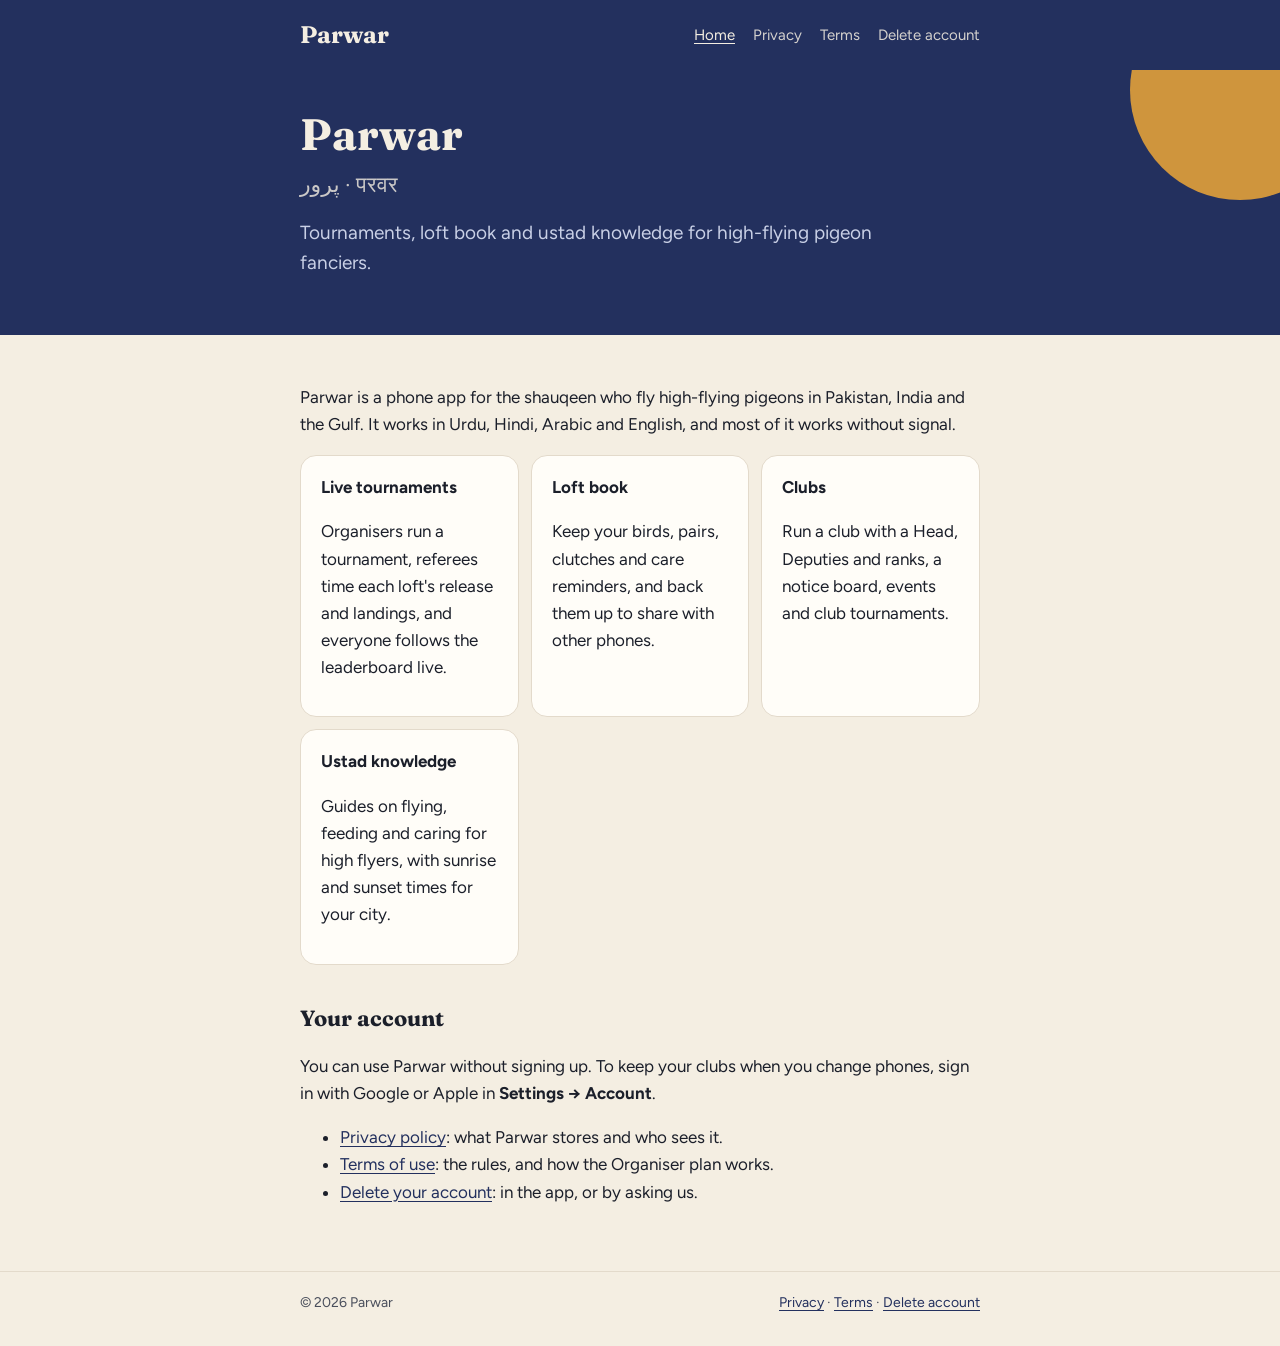
<file: index.html>
<!doctype html>
<html lang="en">
<head>
  <meta charset="utf-8">
  <meta name="viewport" content="width=device-width, initial-scale=1">
  <title>Parwar · Pigeon tournaments</title>
  <meta name="description" content="Parwar: tournaments, loft book and ustad knowledge for high-flying pigeon fanciers in Pakistan, India and the Gulf.">
  <link rel="preconnect" href="https://fonts.googleapis.com">
  <link rel="preconnect" href="https://fonts.gstatic.com" crossorigin>
  <link href="https://fonts.googleapis.com/css2?family=Figtree:wght@400;700&family=Fraunces:wght@700&display=swap" rel="stylesheet">
  <link rel="stylesheet" href="style.css">
</head>
<body>
  <header class="site">
    <div class="wrap">
      <a class="brand" href="./">Parwar</a>
      <nav class="site">
        <a href="./" aria-current="page">Home</a>
        <a href="privacy.html">Privacy</a>
        <a href="terms.html">Terms</a>
        <a href="delete-account.html">Delete account</a>
      </nav>
    </div>
  </header>

  <section class="hero">
    <div class="sun" aria-hidden="true"></div>
    <div class="wrap">
      <h1>Parwar</h1>
      <p class="scripts" lang="ur">پرور · <span lang="hi">परवर</span></p>
      <p class="lead">Tournaments, loft book and ustad knowledge for high-flying pigeon fanciers.</p>
    </div>
  </section>

  <main>
    <div class="wrap">
      <p>Parwar is a phone app for the shauqeen who fly high-flying pigeons in Pakistan, India and the Gulf. It works in
        Urdu, Hindi, Arabic and English, and most of it works without signal.</p>

      <div class="grid">
        <div class="card">
          <h3>Live tournaments</h3>
          <p>Organisers run a tournament, referees time each loft's release and landings, and everyone follows the leaderboard live.</p>
        </div>
        <div class="card">
          <h3>Loft book</h3>
          <p>Keep your birds, pairs, clutches and care reminders, and back them up to share with other phones.</p>
        </div>
        <div class="card">
          <h3>Clubs</h3>
          <p>Run a club with a Head, Deputies and ranks, a notice board, events and club tournaments.</p>
        </div>
        <div class="card">
          <h3>Ustad knowledge</h3>
          <p>Guides on flying, feeding and caring for high flyers, with sunrise and sunset times for your city.</p>
        </div>
      </div>

      <h2>Your account</h2>
      <p>You can use Parwar without signing up. To keep your clubs when you change phones, sign in with Google or Apple
        in <strong>Settings → Account</strong>.</p>
      <ul>
        <li><a href="privacy.html">Privacy policy</a>: what Parwar stores and who sees it.</li>
        <li><a href="terms.html">Terms of use</a>: the rules, and how the Organiser plan works.</li>
        <li><a href="delete-account.html">Delete your account</a>: in the app, or by asking us.</li>
      </ul>
    </div>
  </main>

  <footer class="site">
    <div class="wrap">
      <span>© 2026 Parwar</span>
      <span><a href="privacy.html">Privacy</a> · <a href="terms.html">Terms</a> · <a href="delete-account.html">Delete account</a></span>
    </div>
  </footer>
</body>
</html>
</file>
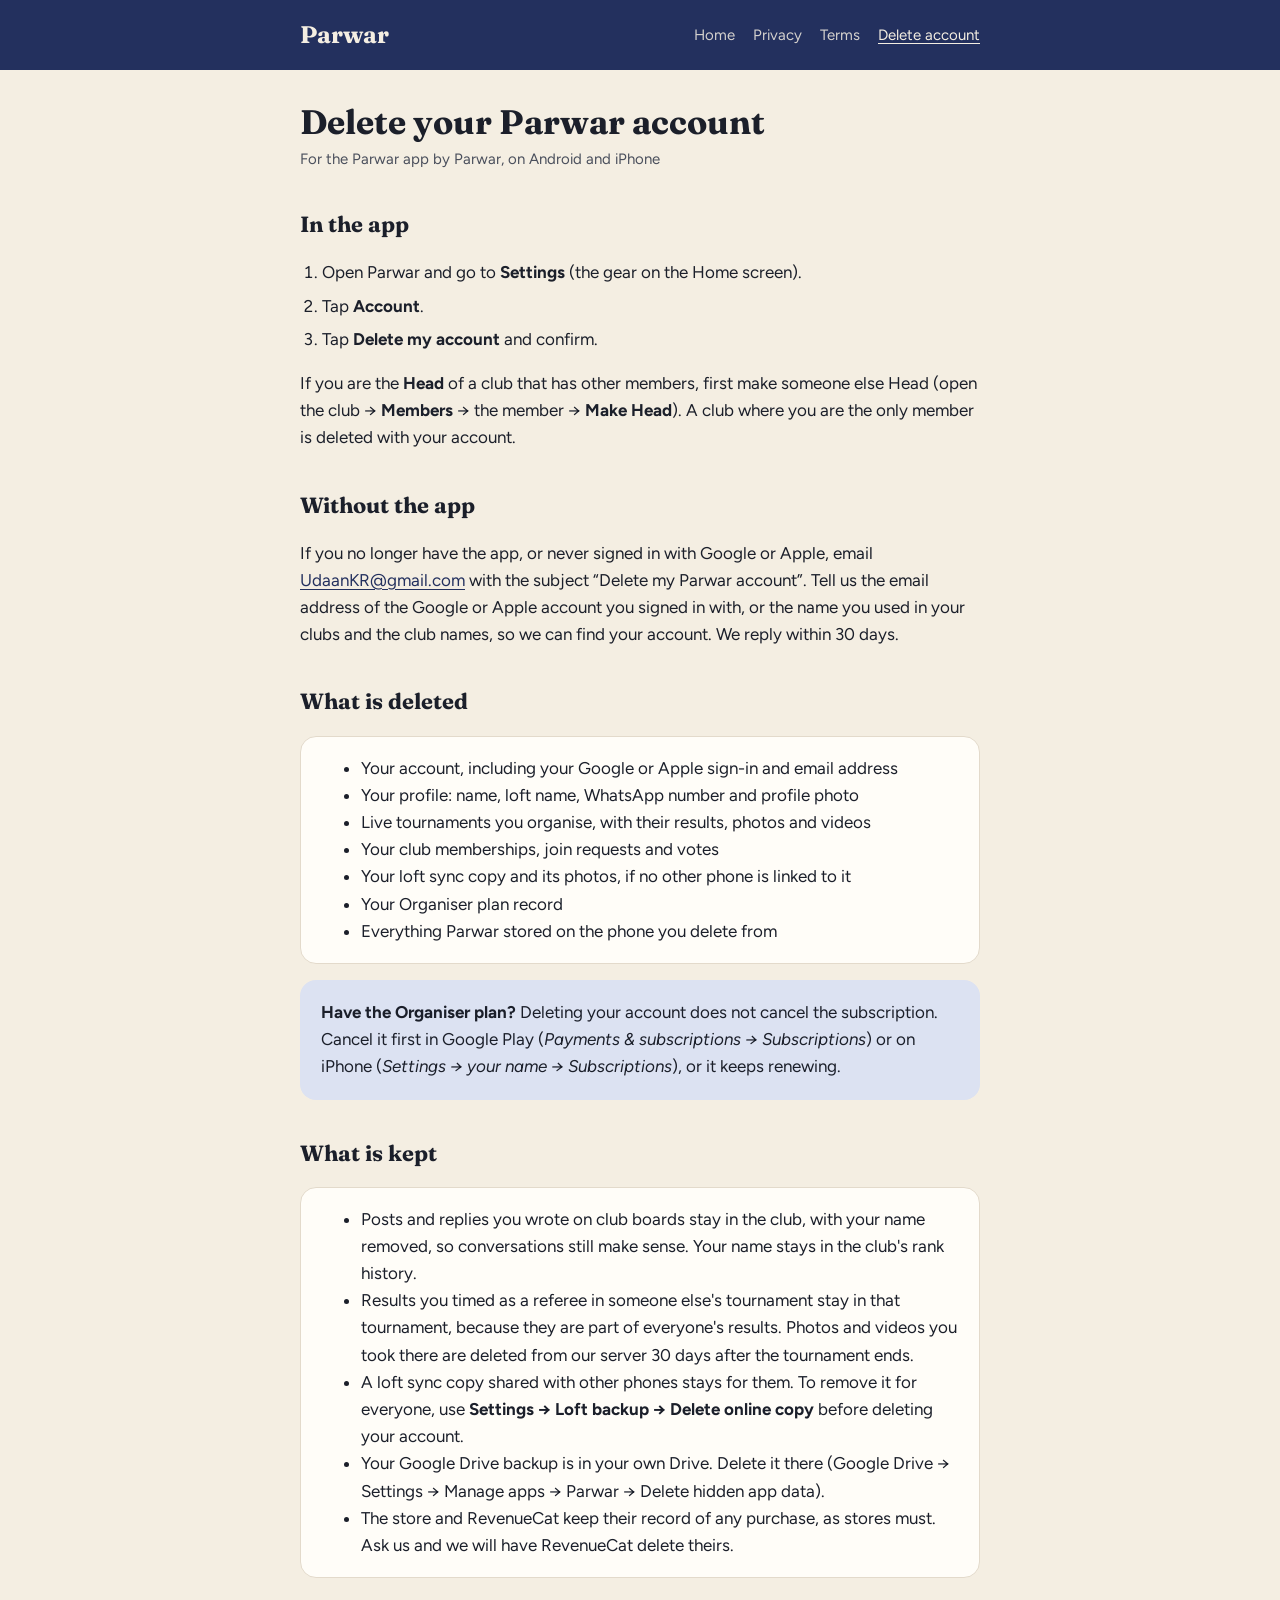
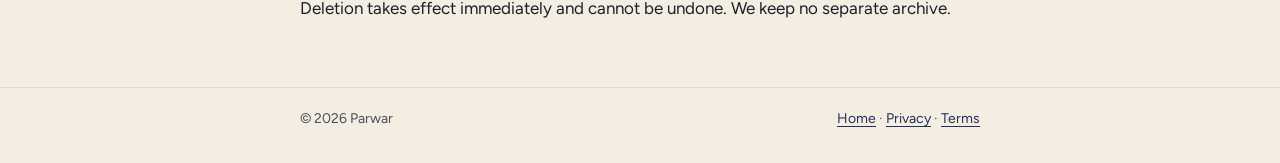
<file: delete-account.html>
<!doctype html>
<html lang="en">
<head>
  <meta charset="utf-8">
  <meta name="viewport" content="width=device-width, initial-scale=1">
  <title>Delete Parwar Account</title>
  <meta name="description" content="How to delete your Parwar account and its data, in the app or by asking us.">
  <link rel="preconnect" href="https://fonts.googleapis.com">
  <link rel="preconnect" href="https://fonts.gstatic.com" crossorigin>
  <link href="https://fonts.googleapis.com/css2?family=Figtree:wght@400;700&family=Fraunces:wght@700&display=swap" rel="stylesheet">
  <link rel="stylesheet" href="style.css">
</head>
<body>
  <header class="site">
    <div class="wrap">
      <a class="brand" href="./">Parwar</a>
      <nav class="site">
        <a href="./">Home</a>
        <a href="privacy.html">Privacy</a>
        <a href="terms.html">Terms</a>
        <a href="delete-account.html" aria-current="page">Delete account</a>
      </nav>
    </div>
  </header>

  <main>
    <div class="wrap">
      <h1>Delete your Parwar account</h1>
      <p class="meta">For the Parwar app by Parwar, on Android and iPhone</p>

      <h2>In the app</h2>
      <ol class="steps">
        <li>Open Parwar and go to <strong>Settings</strong> (the gear on the Home screen).</li>
        <li>Tap <strong>Account</strong>.</li>
        <li>Tap <strong>Delete my account</strong> and confirm.</li>
      </ol>
      <p>If you are the <strong>Head</strong> of a club that has other members, first make someone else Head (open the
        club → <strong>Members</strong> → the member → <strong>Make Head</strong>). A club where you are the only member is deleted with your account.</p>

      <h2>Without the app</h2>
      <p>If you no longer have the app, or never signed in with Google or Apple, email
        <a href="mailto:UdaanKR@gmail.com?subject=Delete%20my%20Parwar%20account">UdaanKR@gmail.com</a> with the subject
        “Delete my Parwar account”. Tell us the email address of the Google or Apple account you signed in with, or
        the name you used in your clubs and the club names, so we can find your account. We reply within 30 days.</p>

      <h2>What is deleted</h2>
      <div class="card">
        <ul style="margin:0">
          <li>Your account, including your Google or Apple sign-in and email address</li>
          <li>Your profile: name, loft name, WhatsApp number and profile photo</li>
          <li>Live tournaments you organise, with their results, photos and videos</li>
          <li>Your club memberships, join requests and votes</li>
          <li>Your loft sync copy and its photos, if no other phone is linked to it</li>
          <li>Your Organiser plan record</li>
          <li>Everything Parwar stored on the phone you delete from</li>
        </ul>
      </div>

      <div class="card note">
        <p style="margin:0"><strong>Have the Organiser plan?</strong> Deleting your account does not cancel the
          subscription. Cancel it first in Google Play (<em>Payments &amp; subscriptions → Subscriptions</em>) or on
          iPhone (<em>Settings → your name → Subscriptions</em>), or it keeps renewing.</p>
      </div>

      <h2>What is kept</h2>
      <div class="card">
        <ul style="margin:0">
          <li>Posts and replies you wrote on club boards stay in the club, with your name removed, so conversations
            still make sense. Your name stays in the club's rank history.</li>
          <li>Results you timed as a referee in someone else's tournament stay in that tournament, because they are
            part of everyone's results. Photos and videos you took there are deleted from our server 30 days after the
            tournament ends.</li>
          <li>A loft sync copy shared with other phones stays for them. To remove it for everyone, use
            <strong>Settings → Loft backup → Delete online copy</strong> before deleting your account.</li>
          <li>Your Google Drive backup is in your own Drive. Delete it there (Google Drive → Settings → Manage apps →
            Parwar → Delete hidden app data).</li>
          <li>The store and RevenueCat keep their record of any purchase, as stores must. Ask us and we will have
            RevenueCat delete theirs.</li>
        </ul>
      </div>
      <p>Deletion takes effect immediately and cannot be undone. We keep no separate archive.</p>
    </div>
  </main>

  <footer class="site">
    <div class="wrap">
      <span>© 2026 Parwar</span>
      <span><a href="./">Home</a> · <a href="privacy.html">Privacy</a> · <a href="terms.html">Terms</a></span>
    </div>
  </footer>
</body>
</html>
</file>
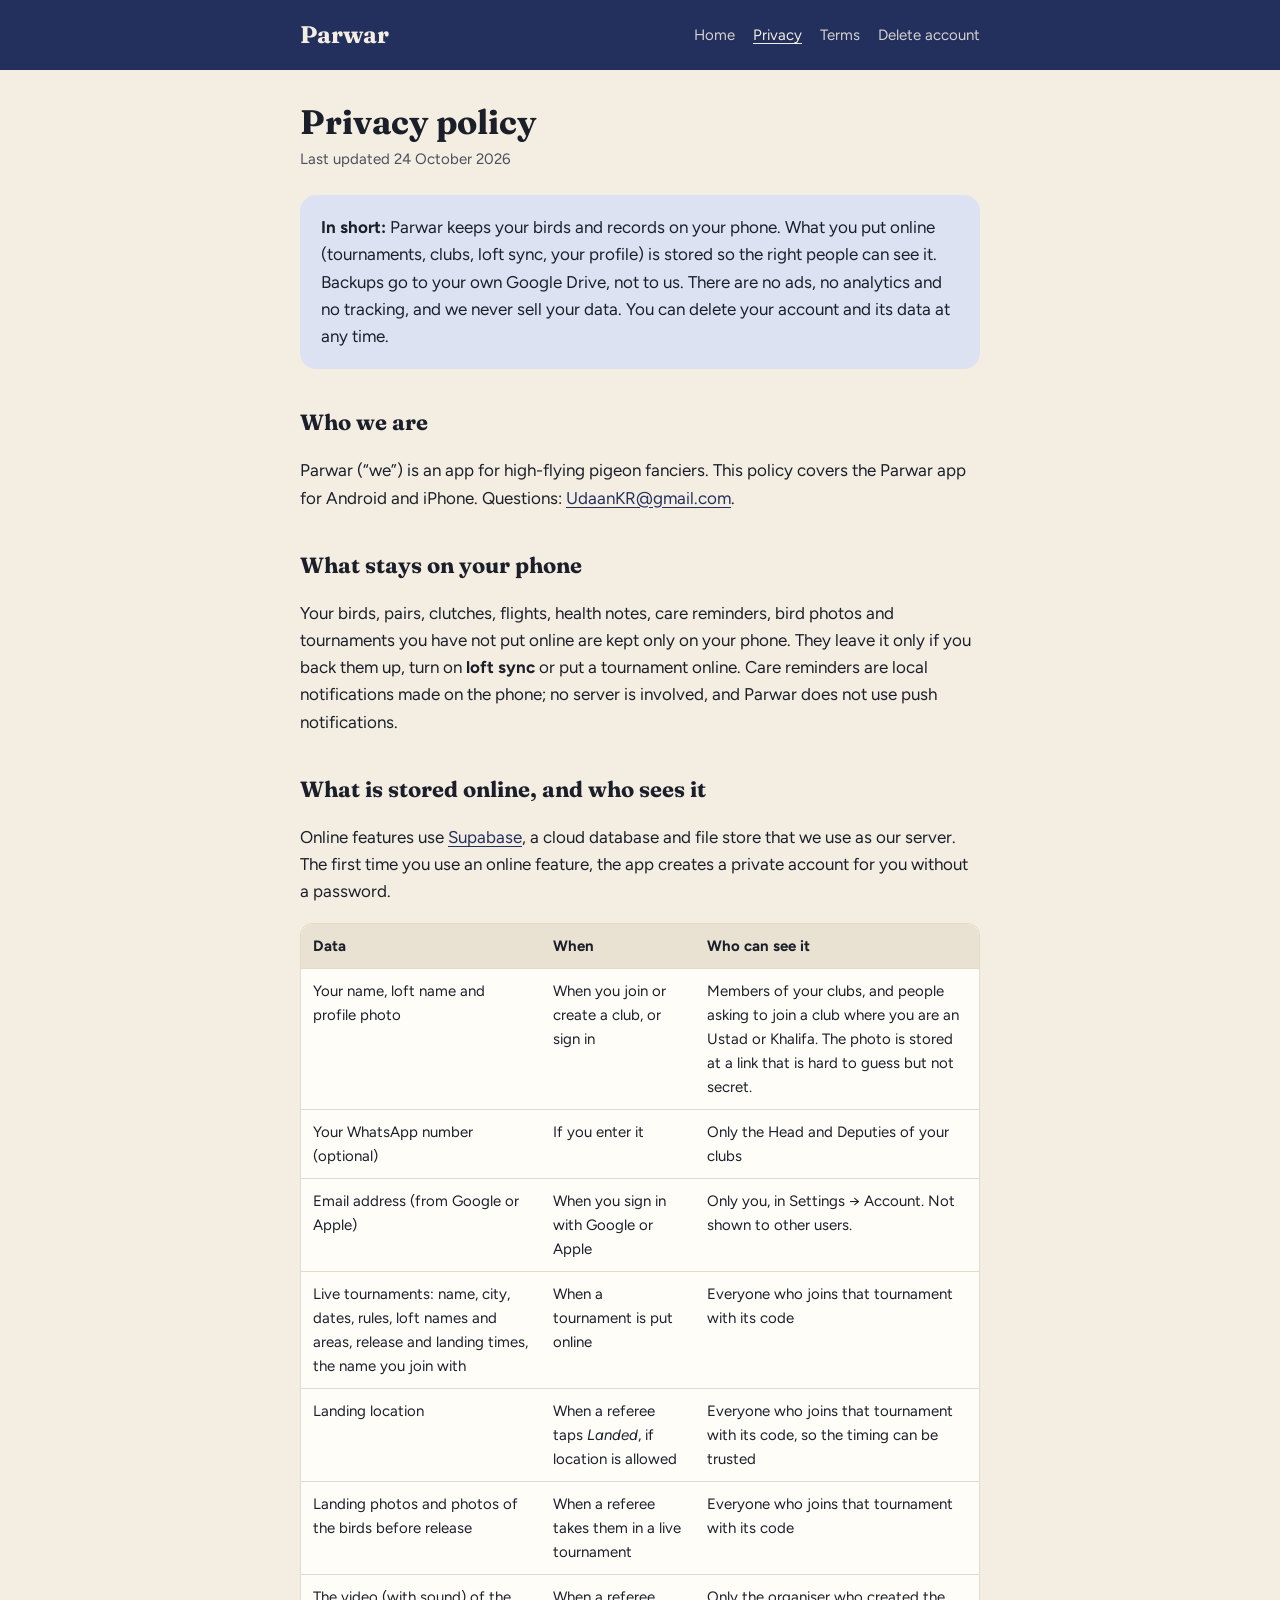
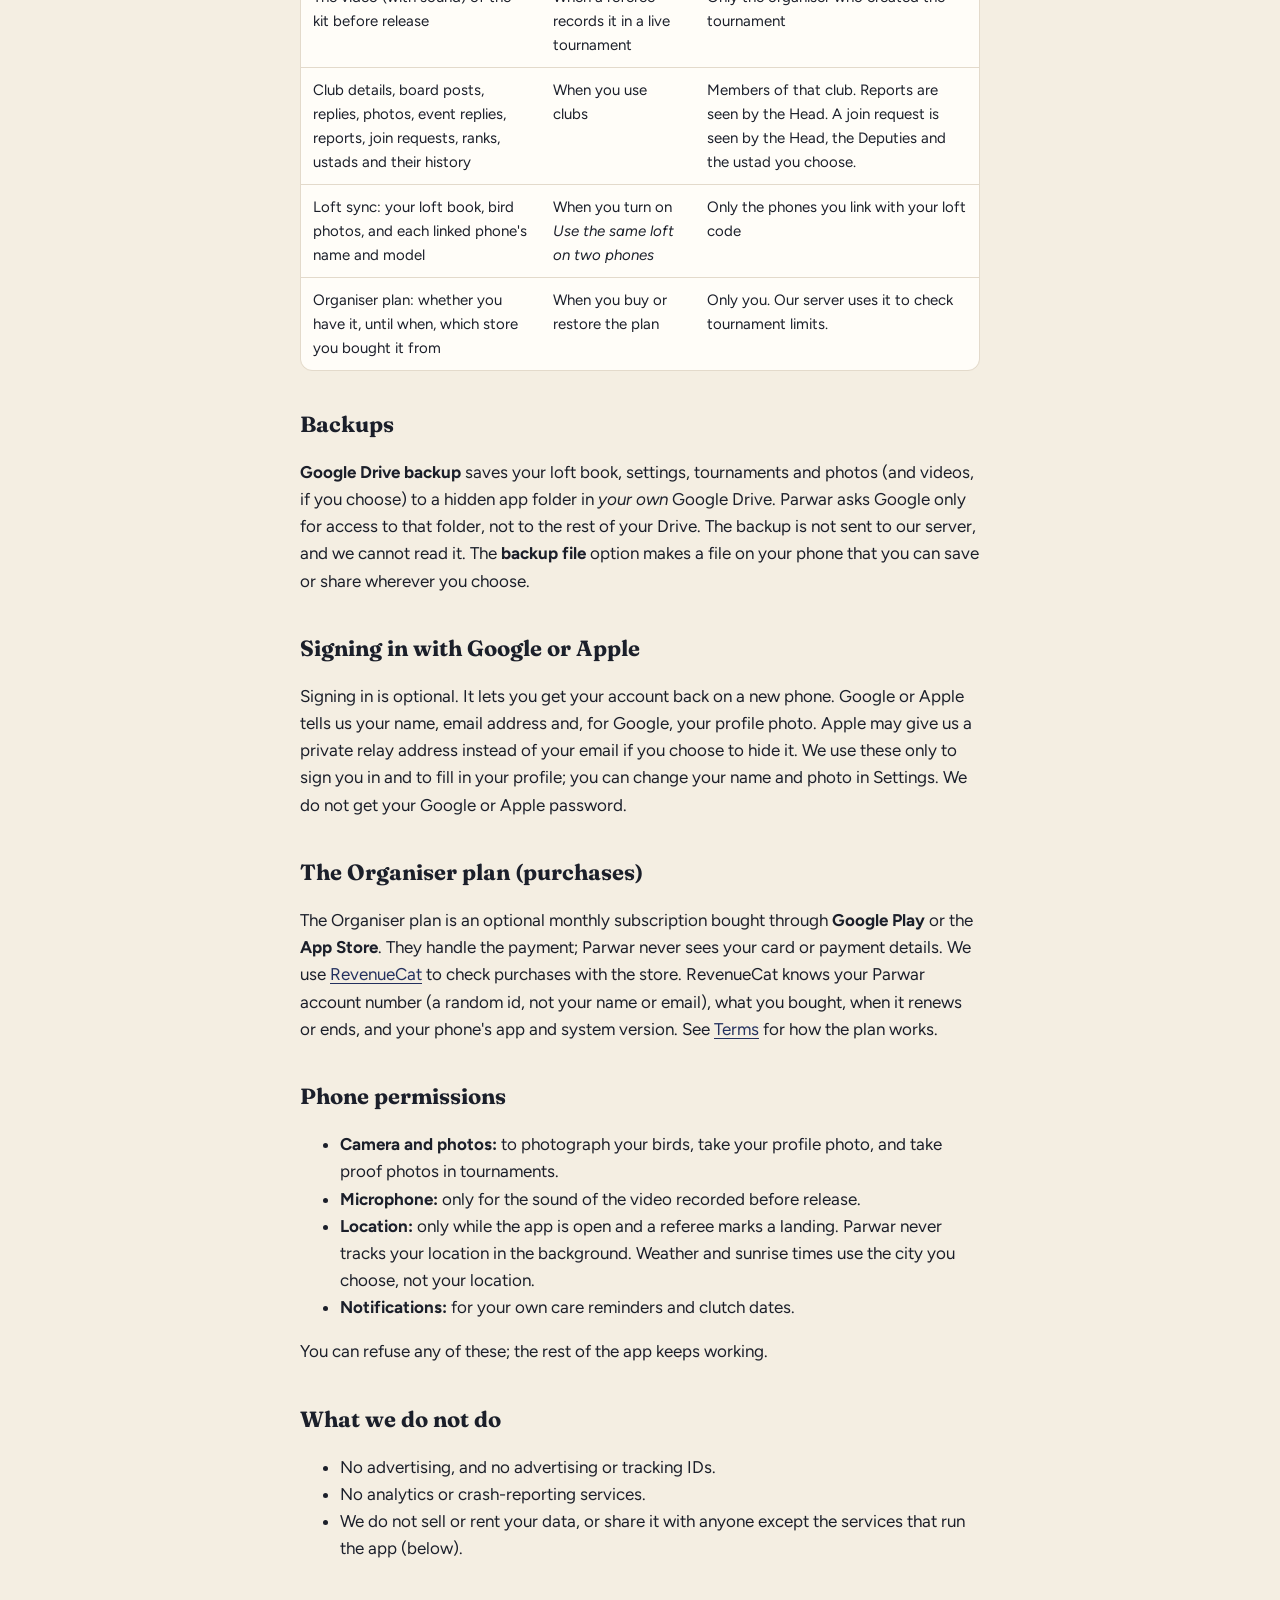
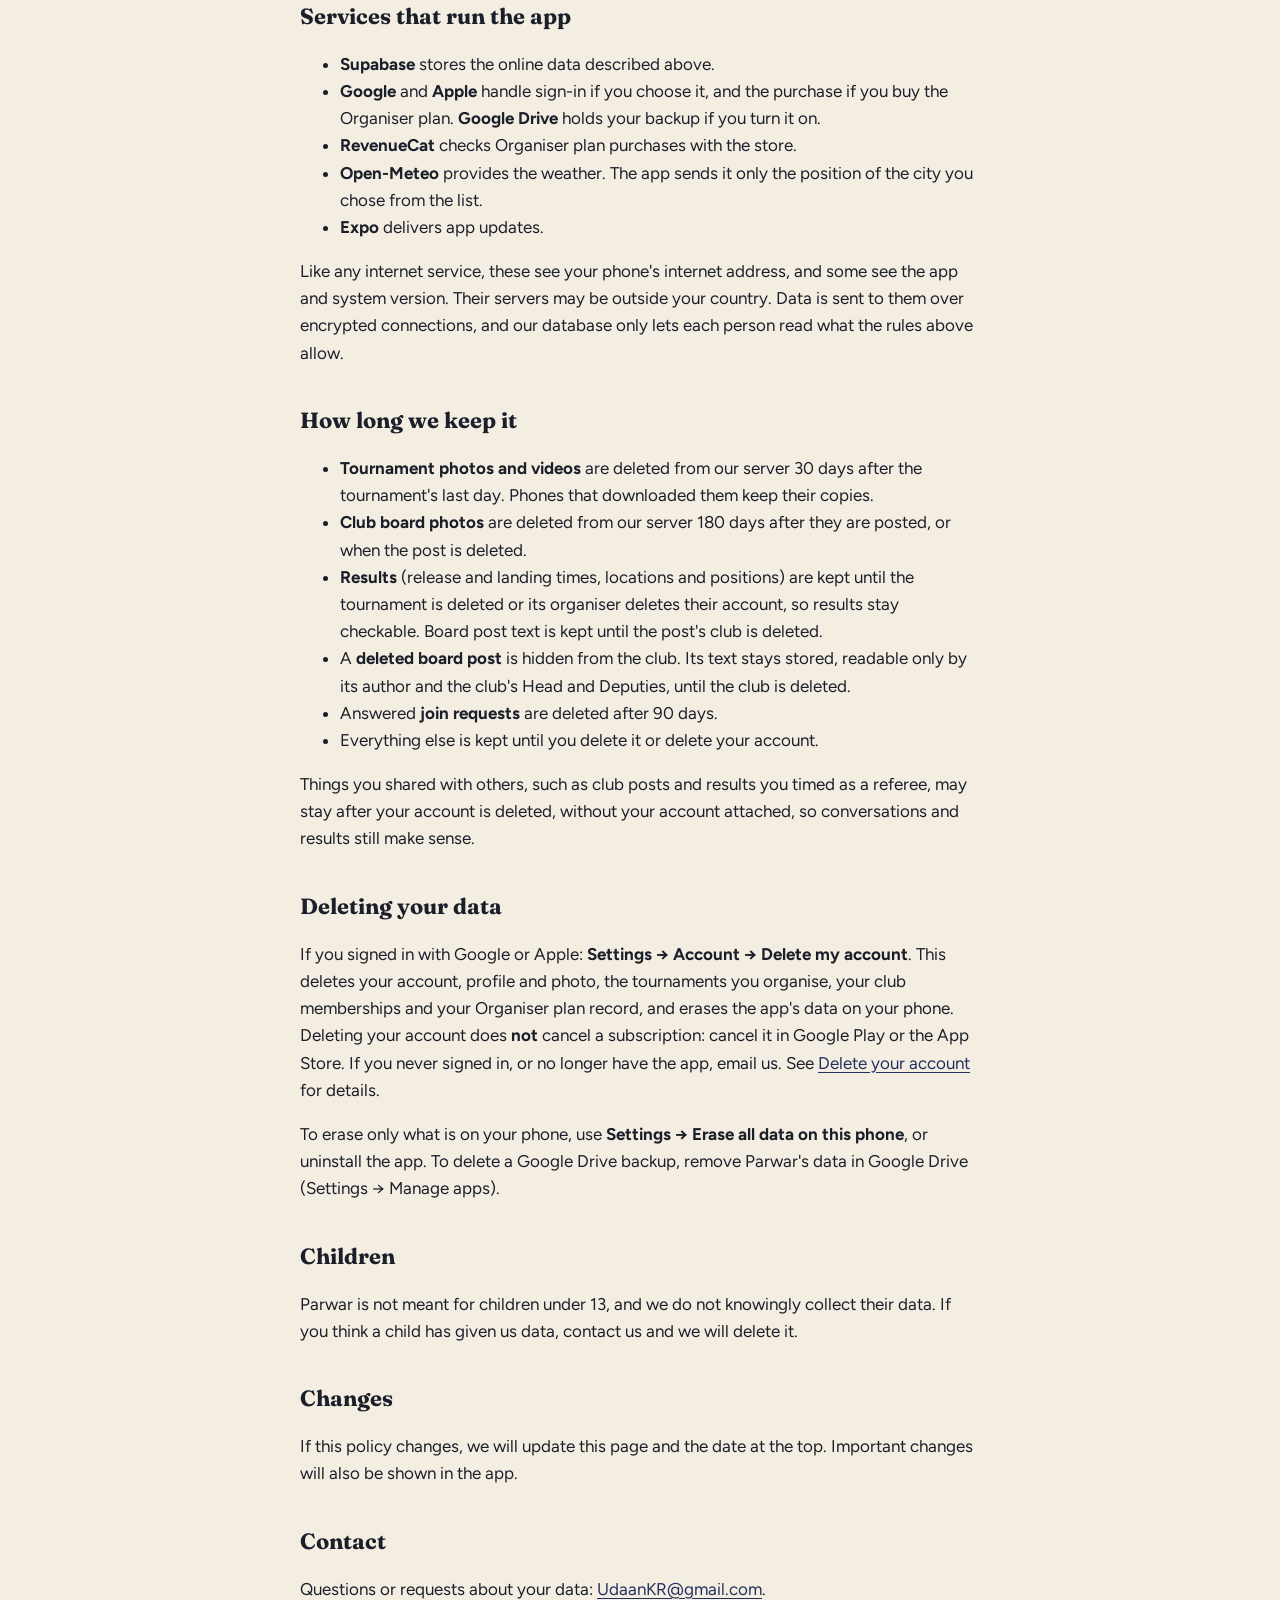
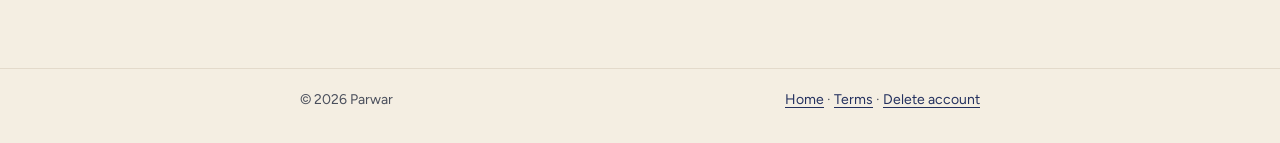
<file: privacy.html>
<!doctype html>
<html lang="en">
<head>
  <meta charset="utf-8">
  <meta name="viewport" content="width=device-width, initial-scale=1">
  <title>Parwar Privacy Policy</title>
  <meta name="description" content="What the Parwar app stores, who can see it, and how to delete it.">
  <link rel="preconnect" href="https://fonts.googleapis.com">
  <link rel="preconnect" href="https://fonts.gstatic.com" crossorigin>
  <link href="https://fonts.googleapis.com/css2?family=Figtree:wght@400;700&family=Fraunces:wght@700&display=swap" rel="stylesheet">
  <link rel="stylesheet" href="style.css">
</head>
<body>
  <header class="site">
    <div class="wrap">
      <a class="brand" href="./">Parwar</a>
      <nav class="site">
        <a href="./">Home</a>
        <a href="privacy.html" aria-current="page">Privacy</a>
        <a href="terms.html">Terms</a>
        <a href="delete-account.html">Delete account</a>
      </nav>
    </div>
  </header>

  <main>
    <div class="wrap">
      <h1>Privacy policy</h1>
      <p class="meta">Last updated 24 October 2026</p>

      <div class="card note">
        <p style="margin:0"><strong>In short:</strong> Parwar keeps your birds and records on your phone. What you put
          online (tournaments, clubs, loft sync, your profile) is stored so the right people can see it. Backups go to
          your own Google Drive, not to us. There are no ads, no analytics and no tracking, and we never sell your data.
          You can delete your account and its data at any time.</p>
      </div>

      <h2>Who we are</h2>
      <p>Parwar (“we”) is an app for high-flying pigeon fanciers. This policy covers the Parwar app for Android and
        iPhone. Questions: <a href="mailto:UdaanKR@gmail.com">UdaanKR@gmail.com</a>.</p>

      <h2>What stays on your phone</h2>
      <p>Your birds, pairs, clutches, flights, health notes, care reminders, bird photos and tournaments you have not
        put online are kept only on your phone. They leave it only if you back them up, turn on <strong>loft
        sync</strong> or put a tournament online. Care reminders are local notifications made on the phone; no server
        is involved, and Parwar does not use push notifications.</p>

      <h2>What is stored online, and who sees it</h2>
      <p>Online features use <a href="https://supabase.com">Supabase</a>, a cloud database and file store that we
        use as our server. The first time you use an online feature, the app creates a private account for you without
        a password.</p>

      <div class="table-scroll">
        <table>
          <thead>
            <tr><th>Data</th><th>When</th><th>Who can see it</th></tr>
          </thead>
          <tbody>
            <tr>
              <td>Your name, loft name and profile photo</td>
              <td>When you join or create a club, or sign in</td>
              <td>Members of your clubs, and people asking to join a club where you are an Ustad or Khalifa. The photo
                is stored at a link that is hard to guess but not secret.</td>
            </tr>
            <tr>
              <td>Your WhatsApp number (optional)</td>
              <td>If you enter it</td>
              <td>Only the Head and Deputies of your clubs</td>
            </tr>
            <tr>
              <td>Email address (from Google or Apple)</td>
              <td>When you sign in with Google or Apple</td>
              <td>Only you, in Settings → Account. Not shown to other users.</td>
            </tr>
            <tr>
              <td>Live tournaments: name, city, dates, rules, loft names and areas, release and landing times, the
                name you join with</td>
              <td>When a tournament is put online</td>
              <td>Everyone who joins that tournament with its code</td>
            </tr>
            <tr>
              <td>Landing location</td>
              <td>When a referee taps <em>Landed</em>, if location is allowed</td>
              <td>Everyone who joins that tournament with its code, so the timing can be trusted</td>
            </tr>
            <tr>
              <td>Landing photos and photos of the birds before release</td>
              <td>When a referee takes them in a live tournament</td>
              <td>Everyone who joins that tournament with its code</td>
            </tr>
            <tr>
              <td>The video (with sound) of the kit before release</td>
              <td>When a referee records it in a live tournament</td>
              <td>Only the organiser who created the tournament</td>
            </tr>
            <tr>
              <td>Club details, board posts, replies, photos, event replies, reports, join requests, ranks, ustads and
                their history</td>
              <td>When you use clubs</td>
              <td>Members of that club. Reports are seen by the Head. A join request is seen by the Head, the Deputies
                and the ustad you choose.</td>
            </tr>
            <tr>
              <td>Loft sync: your loft book, bird photos, and each linked phone's name and model</td>
              <td>When you turn on <em>Use the same loft on two phones</em></td>
              <td>Only the phones you link with your loft code</td>
            </tr>
            <tr>
              <td>Organiser plan: whether you have it, until when, which store you bought it from</td>
              <td>When you buy or restore the plan</td>
              <td>Only you. Our server uses it to check tournament limits.</td>
            </tr>
          </tbody>
        </table>
      </div>

      <h2>Backups</h2>
      <p><strong>Google Drive backup</strong> saves your loft book, settings, tournaments and photos (and videos, if you
        choose) to a hidden app folder in <em>your own</em> Google Drive. Parwar asks Google only for access to that
        folder, not to the rest of your Drive. The backup is not sent to our server, and we cannot read it. The
        <strong>backup file</strong> option makes a file on your phone that you can save or share wherever you choose.
      </p>

      <h2>Signing in with Google or Apple</h2>
      <p>Signing in is optional. It lets you get your account back on a new phone. Google or Apple tells us your name,
        email address and, for Google, your profile photo. Apple may give us a private relay address instead of your
        email if you choose to hide it. We use these only to sign you in and to fill in your profile; you can change
        your name and photo in Settings. We do not get your Google or Apple password.</p>

      <h2>The Organiser plan (purchases)</h2>
      <p>The Organiser plan is an optional monthly subscription bought through <strong>Google Play</strong> or the
        <strong>App Store</strong>. They handle the payment; Parwar never sees your card or payment details. We use
        <a href="https://www.revenuecat.com">RevenueCat</a> to check purchases with the store. RevenueCat knows your
        Parwar account number (a random id, not your name or email), what you bought, when it renews or ends, and your
        phone's app and system version. See <a href="terms.html">Terms</a> for how the plan works.</p>

      <h2>Phone permissions</h2>
      <ul>
        <li><strong>Camera and photos:</strong> to photograph your birds, take your profile photo, and take proof
          photos in tournaments.</li>
        <li><strong>Microphone:</strong> only for the sound of the video recorded before release.</li>
        <li><strong>Location:</strong> only while the app is open and a referee marks a landing. Parwar never tracks
          your location in the background. Weather and sunrise times use the city you choose, not your location.</li>
        <li><strong>Notifications:</strong> for your own care reminders and clutch dates.</li>
      </ul>
      <p>You can refuse any of these; the rest of the app keeps working.</p>

      <h2>What we do not do</h2>
      <ul>
        <li>No advertising, and no advertising or tracking IDs.</li>
        <li>No analytics or crash-reporting services.</li>
        <li>We do not sell or rent your data, or share it with anyone except the services that run the app (below).</li>
      </ul>

      <h2>Services that run the app</h2>
      <ul>
        <li><strong>Supabase</strong> stores the online data described above.</li>
        <li><strong>Google</strong> and <strong>Apple</strong> handle sign-in if you choose it, and the purchase if you
          buy the Organiser plan. <strong>Google Drive</strong> holds your backup if you turn it on.</li>
        <li><strong>RevenueCat</strong> checks Organiser plan purchases with the store.</li>
        <li><strong>Open-Meteo</strong> provides the weather. The app sends it only the position of the city you chose
          from the list.</li>
        <li><strong>Expo</strong> delivers app updates.</li>
      </ul>
      <p>Like any internet service, these see your phone's internet address, and some see the app and system version.
        Their servers may be outside your country. Data is sent to them over encrypted connections, and our database
        only lets each person read what the rules above allow.</p>

      <h2>How long we keep it</h2>
      <ul>
        <li><strong>Tournament photos and videos</strong> are deleted from our server 30 days after the tournament's
          last day. Phones that downloaded them keep their copies.</li>
        <li><strong>Club board photos</strong> are deleted from our server 180 days after they are posted, or when the
          post is deleted.</li>
        <li><strong>Results</strong> (release and landing times, locations and positions) are kept until the
          tournament is deleted or its organiser deletes their account, so results stay checkable. Board post text is
          kept until the post's club is deleted.</li>
        <li>A <strong>deleted board post</strong> is hidden from the club. Its text stays stored, readable only by its
          author and the club's Head and Deputies, until the club is deleted.</li>
        <li>Answered <strong>join requests</strong> are deleted after 90 days.</li>
        <li>Everything else is kept until you delete it or delete your account.</li>
      </ul>
      <p>Things you shared with others, such as club posts and results you timed as a referee, may stay after your
        account is deleted, without your account attached, so conversations and results still make sense.</p>

      <h2>Deleting your data</h2>
      <p>If you signed in with Google or Apple: <strong>Settings → Account → Delete my account</strong>. This deletes
        your account, profile and photo, the tournaments you organise, your club memberships and your Organiser plan
        record, and erases the app's data on your phone. Deleting your account does <strong>not</strong> cancel a
        subscription: cancel it in Google Play or the App Store. If you never signed in, or no longer have the app,
        email us. See <a href="delete-account.html">Delete your account</a> for details.</p>
      <p>To erase only what is on your phone, use <strong>Settings → Erase all data on this phone</strong>, or
        uninstall the app. To delete a Google Drive backup, remove Parwar's data in Google Drive (Settings → Manage
        apps).</p>

      <h2>Children</h2>
      <p>Parwar is not meant for children under 13, and we do not knowingly collect their data. If you think a child
        has given us data, contact us and we will delete it.</p>

      <h2>Changes</h2>
      <p>If this policy changes, we will update this page and the date at the top. Important changes will also be
        shown in the app.</p>

      <h2>Contact</h2>
      <p>Questions or requests about your data: <a href="mailto:UdaanKR@gmail.com">UdaanKR@gmail.com</a>.</p>
    </div>
  </main>

  <footer class="site">
    <div class="wrap">
      <span>© 2026 Parwar</span>
      <span><a href="./">Home</a> · <a href="terms.html">Terms</a> · <a href="delete-account.html">Delete account</a></span>
    </div>
  </footer>
</body>
</html>
</file>
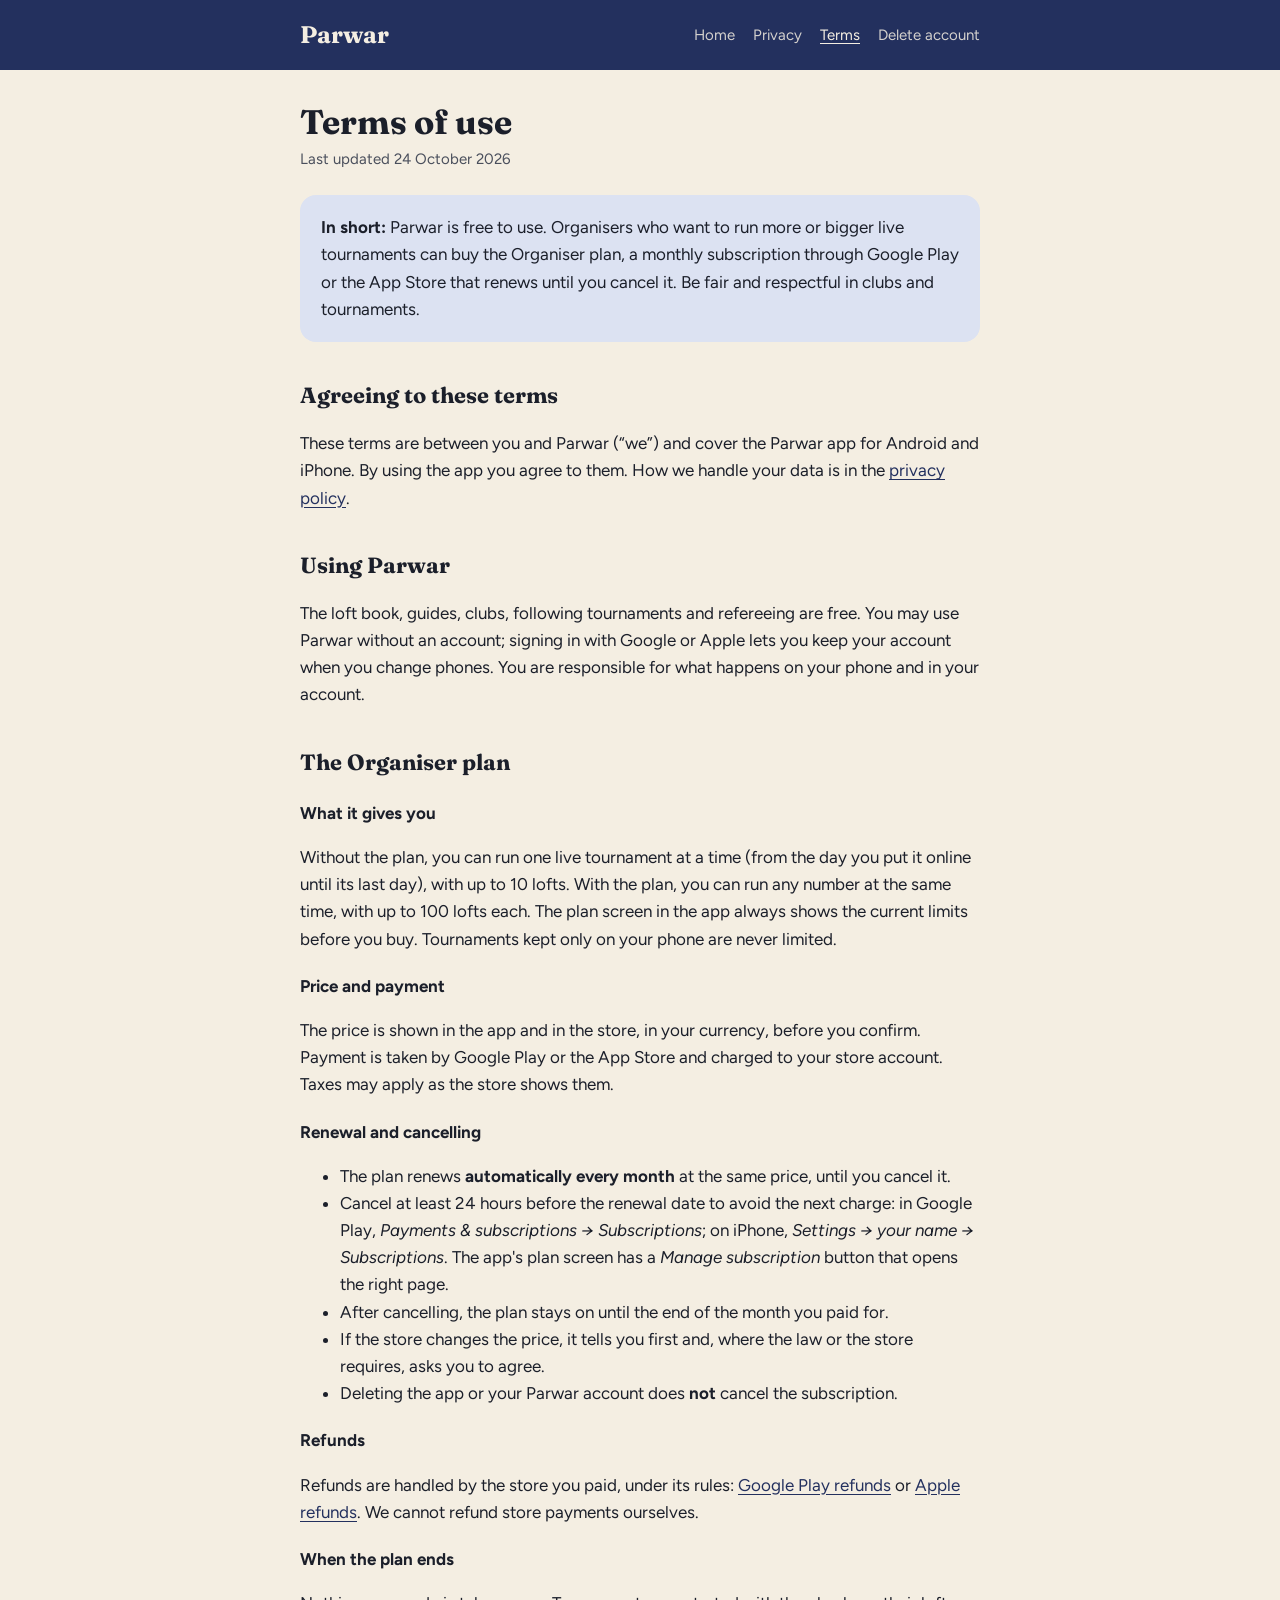
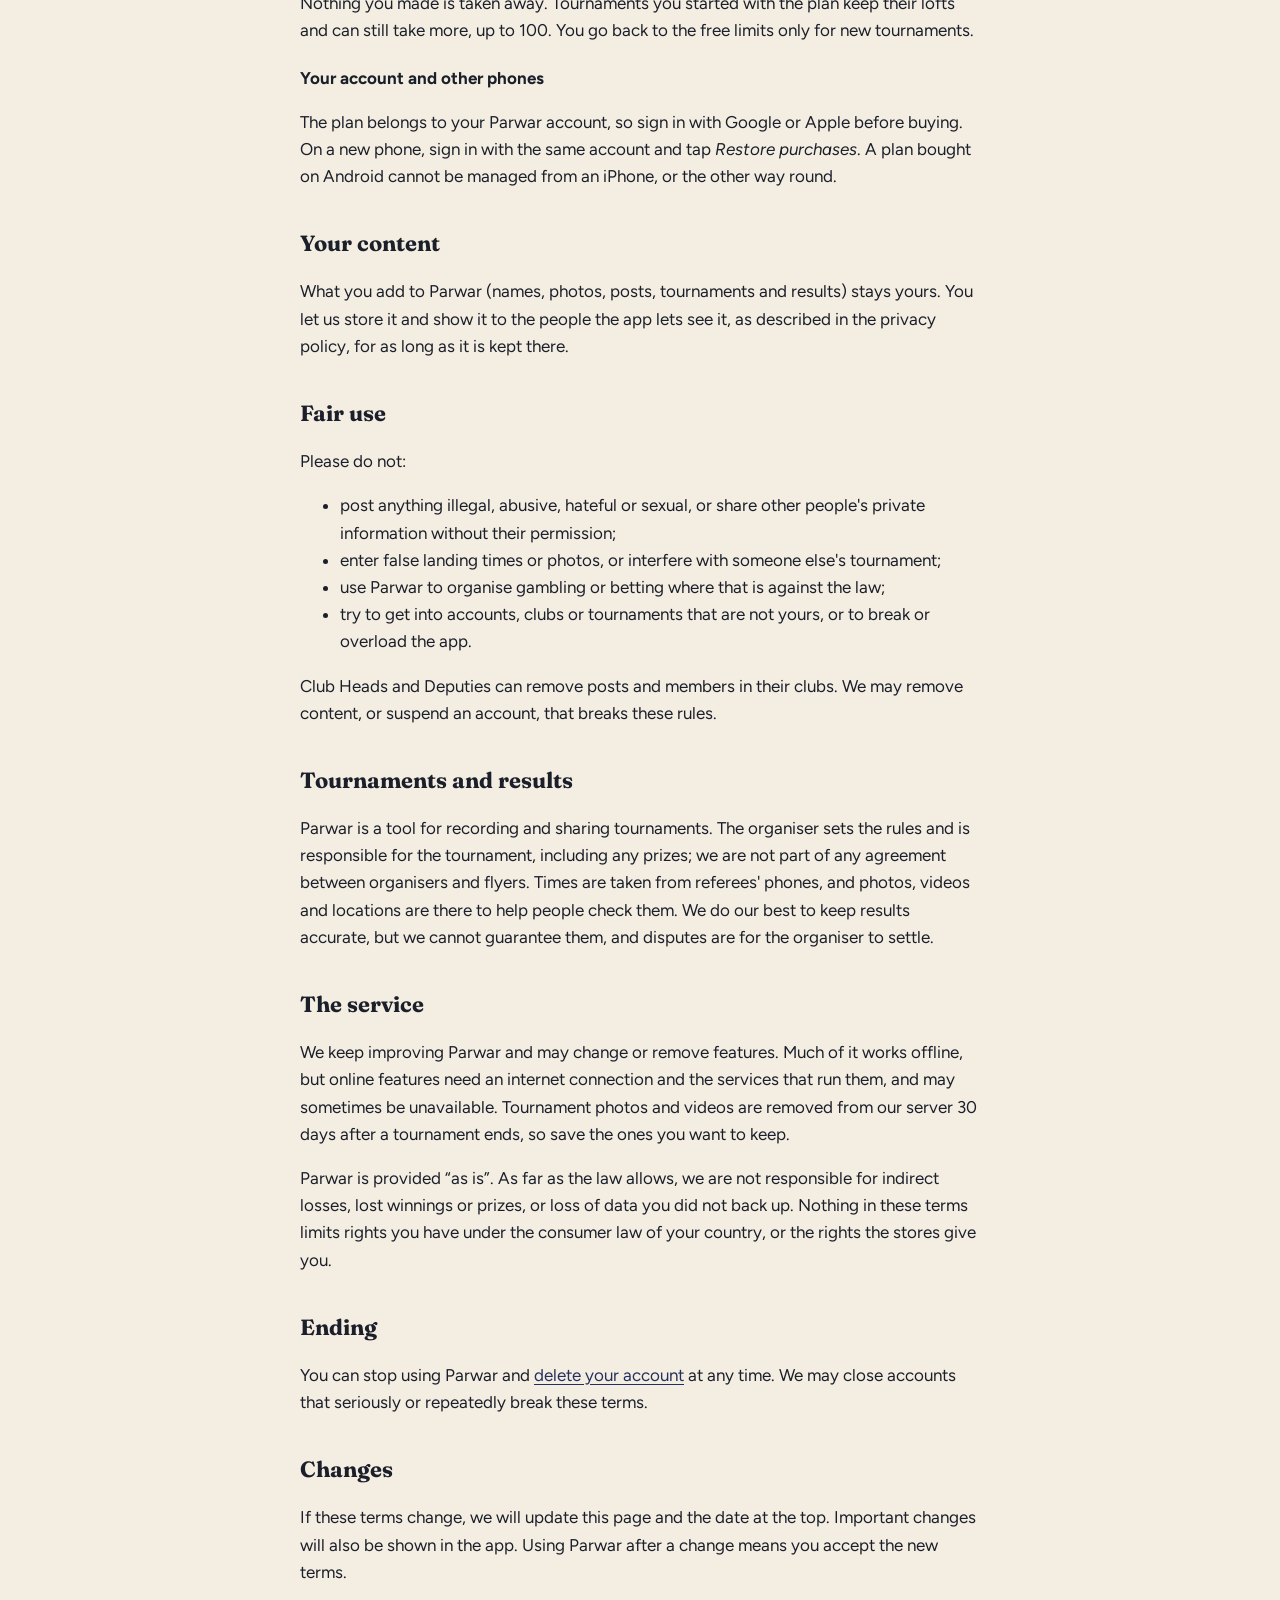
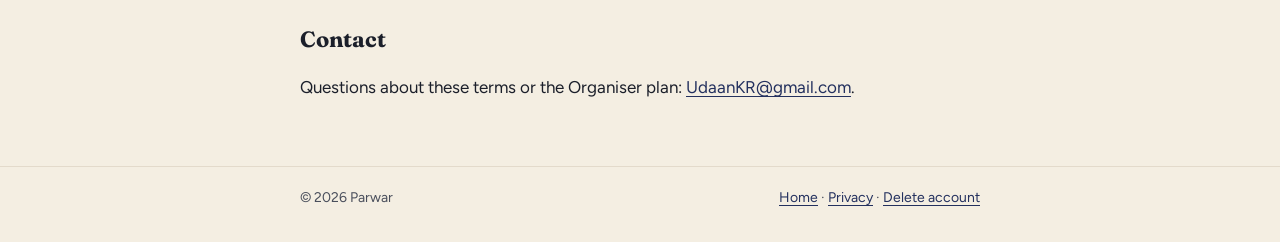
<file: terms.html>
<!doctype html>
<html lang="en">
<head>
  <meta charset="utf-8">
  <meta name="viewport" content="width=device-width, initial-scale=1">
  <title>Parwar Terms of Use</title>
  <meta name="description" content="The rules for using Parwar, and how the Organiser plan subscription works.">
  <link rel="preconnect" href="https://fonts.googleapis.com">
  <link rel="preconnect" href="https://fonts.gstatic.com" crossorigin>
  <link href="https://fonts.googleapis.com/css2?family=Figtree:wght@400;700&family=Fraunces:wght@700&display=swap" rel="stylesheet">
  <link rel="stylesheet" href="style.css">
</head>
<body>
  <header class="site">
    <div class="wrap">
      <a class="brand" href="./">Parwar</a>
      <nav class="site">
        <a href="./">Home</a>
        <a href="privacy.html">Privacy</a>
        <a href="terms.html" aria-current="page">Terms</a>
        <a href="delete-account.html">Delete account</a>
      </nav>
    </div>
  </header>

  <main>
    <div class="wrap">
      <h1>Terms of use</h1>
      <p class="meta">Last updated 24 October 2026</p>

      <div class="card note">
        <p style="margin:0"><strong>In short:</strong> Parwar is free to use. Organisers who want to run more or bigger
          live tournaments can buy the Organiser plan, a monthly subscription through Google Play or the App Store that
          renews until you cancel it. Be fair and respectful in clubs and tournaments.</p>
      </div>

      <h2>Agreeing to these terms</h2>
      <p>These terms are between you and Parwar (“we”) and cover the Parwar app for Android and iPhone. By using the
        app you agree to them. How we handle your data is in the <a href="privacy.html">privacy policy</a>.</p>

      <h2>Using Parwar</h2>
      <p>The loft book, guides, clubs, following tournaments and refereeing are free. You may use Parwar without an
        account; signing in with Google or Apple lets you keep your account when you change phones. You are responsible
        for what happens on your phone and in your account.</p>

      <h2>The Organiser plan</h2>
      <h3>What it gives you</h3>
      <p>Without the plan, you can run one live tournament at a time (from the day you put it online until its last
        day), with up to 10 lofts. With the plan, you can run any number at the same time, with up to 100 lofts each.
        The plan screen in the app always shows the current limits before you buy. Tournaments kept only on your phone
        are never limited.</p>

      <h3>Price and payment</h3>
      <p>The price is shown in the app and in the store, in your currency, before you confirm. Payment is taken by
        Google Play or the App Store and charged to your store account. Taxes may apply as the store shows them.</p>

      <h3>Renewal and cancelling</h3>
      <ul>
        <li>The plan renews <strong>automatically every month</strong> at the same price, until you cancel it.</li>
        <li>Cancel at least 24 hours before the renewal date to avoid the next charge: in Google Play, <em>Payments
          &amp; subscriptions → Subscriptions</em>; on iPhone, <em>Settings → your name → Subscriptions</em>. The app's
          plan screen has a <em>Manage subscription</em> button that opens the right page.</li>
        <li>After cancelling, the plan stays on until the end of the month you paid for.</li>
        <li>If the store changes the price, it tells you first and, where the law or the store requires, asks you to
          agree.</li>
        <li>Deleting the app or your Parwar account does <strong>not</strong> cancel the subscription.</li>
      </ul>

      <h3>Refunds</h3>
      <p>Refunds are handled by the store you paid, under its rules: <a href="https://support.google.com/googleplay/answer/2479637">Google
        Play refunds</a> or <a href="https://support.apple.com/118223">Apple refunds</a>. We cannot refund store
        payments ourselves.</p>

      <h3>When the plan ends</h3>
      <p>Nothing you made is taken away. Tournaments you started with the plan keep their lofts and can still take more,
        up to 100. You go back to the free limits only for new tournaments.</p>

      <h3>Your account and other phones</h3>
      <p>The plan belongs to your Parwar account, so sign in with Google or Apple before buying. On a new phone, sign in
        with the same account and tap <em>Restore purchases</em>. A plan bought on Android cannot be managed from an
        iPhone, or the other way round.</p>

      <h2>Your content</h2>
      <p>What you add to Parwar (names, photos, posts, tournaments and results) stays yours. You let us store it and show
        it to the people the app lets see it, as described in the privacy policy, for as long as it is kept there.</p>

      <h2>Fair use</h2>
      <p>Please do not:</p>
      <ul>
        <li>post anything illegal, abusive, hateful or sexual, or share other people's private information without their
          permission;</li>
        <li>enter false landing times or photos, or interfere with someone else's tournament;</li>
        <li>use Parwar to organise gambling or betting where that is against the law;</li>
        <li>try to get into accounts, clubs or tournaments that are not yours, or to break or overload the app.</li>
      </ul>
      <p>Club Heads and Deputies can remove posts and members in their clubs. We may remove content, or suspend an
        account, that breaks these rules.</p>

      <h2>Tournaments and results</h2>
      <p>Parwar is a tool for recording and sharing tournaments. The organiser sets the rules and is responsible for
        the tournament, including any prizes; we are not part of any agreement between organisers and flyers. Times are
        taken from referees' phones, and photos, videos and locations are there to help people check them. We do our
        best to keep results accurate, but we cannot guarantee them, and disputes are for the organiser to settle.</p>

      <h2>The service</h2>
      <p>We keep improving Parwar and may change or remove features. Much of it works offline, but online features need
        an internet connection and the services that run them, and may sometimes be unavailable. Tournament photos and
        videos are removed from our server 30 days after a tournament ends, so save the ones you want to keep.</p>
      <p>Parwar is provided “as is”. As far as the law allows, we are not responsible for indirect losses, lost
        winnings or prizes, or loss of data you did not back up. Nothing in these terms limits rights you have under the
        consumer law of your country, or the rights the stores give you.</p>

      <h2>Ending</h2>
      <p>You can stop using Parwar and <a href="delete-account.html">delete your account</a> at any time. We may close
        accounts that seriously or repeatedly break these terms.</p>

      <h2>Changes</h2>
      <p>If these terms change, we will update this page and the date at the top. Important changes will also be shown
        in the app. Using Parwar after a change means you accept the new terms.</p>

      <h2>Contact</h2>
      <p>Questions about these terms or the Organiser plan: <a href="mailto:UdaanKR@gmail.com">UdaanKR@gmail.com</a>.</p>
    </div>
  </main>

  <footer class="site">
    <div class="wrap">
      <span>© 2026 Parwar</span>
      <span><a href="./">Home</a> · <a href="privacy.html">Privacy</a> · <a href="delete-account.html">Delete account</a></span>
    </div>
  </footer>
</body>
</html>
</file>
<file: style.css>
/* Parwar site: the app's sand, indigo and marigold, with Fraunces headings and Figtree text. */
:root {
  --ground: #f4eee2;
  --surface: #fffdf8;
  --sunken: #e9e1d1;
  --line: #e3dacb;
  --ink: #1b1f2a;
  --ink2: #4a4f5c;
  --indigo: #23305e;
  --indigo-soft: #dce2f2;
  --marigold: #e3a03a;
  --brick: #a63d2f;
}

* { box-sizing: border-box; }

html { -webkit-text-size-adjust: 100%; }

body {
  margin: 0;
  background: var(--ground);
  color: var(--ink);
  font: 17px/1.6 'Figtree', system-ui, -apple-system, 'Segoe UI', sans-serif;
}

a { color: var(--indigo); text-underline-offset: 3px; }

.wrap { max-width: 720px; margin: 0 auto; padding: 0 20px; }

header.site { background: var(--indigo); color: #f4eee2; }
header.site .wrap { display: flex; align-items: center; justify-content: space-between; gap: 16px; padding-top: 16px; padding-bottom: 16px; }
header.site a { color: #f4eee2; text-decoration: none; }
.brand { font-family: 'Fraunces', Georgia, serif; font-weight: 700; font-size: 24px; }
nav.site { display: flex; gap: 18px; font-size: 15px; flex-wrap: wrap; }
nav.site a { opacity: 0.85; }
nav.site a:hover, nav.site a[aria-current='page'] { opacity: 1; text-decoration: underline; }

.hero { background: var(--indigo); color: #f4eee2; padding: 40px 0 56px; position: relative; overflow: hidden; }
.hero .sun { position: absolute; right: -70px; top: -90px; width: 220px; height: 220px; border-radius: 50%; background: var(--marigold); opacity: 0.9; }
.hero h1 { font-family: 'Fraunces', Georgia, serif; font-size: 44px; line-height: 1.1; margin: 0 0 8px; position: relative; }
.hero .scripts { font-size: 22px; opacity: 0.8; margin: 0 0 16px; position: relative; }
.hero p.lead { font-size: 19px; max-width: 34em; margin: 0; position: relative; color: #c9d0e6; }

main { padding: 32px 0 48px; }
main h1 { font-family: 'Fraunces', Georgia, serif; font-size: 34px; line-height: 1.2; margin: 0 0 4px; }
main h2 { font-family: 'Fraunces', Georgia, serif; font-size: 22px; margin: 36px 0 8px; }
main h3 { font-size: 17px; margin: 20px 0 4px; }
.meta { color: var(--ink2); font-size: 15px; margin: 0 0 24px; }

.card { background: var(--surface); border: 1px solid var(--line); border-radius: 16px; padding: 18px 20px; margin: 16px 0; }
.card.note { background: var(--indigo-soft); border-color: transparent; }
.grid { display: grid; grid-template-columns: repeat(auto-fit, minmax(200px, 1fr)); gap: 12px; margin: 16px 0; }
.grid .card { margin: 0; }
.grid h3 { margin-top: 0; }

table { width: 100%; border-collapse: collapse; font-size: 15px; background: var(--surface); border-radius: 12px; overflow: hidden; }
th, td { text-align: left; vertical-align: top; padding: 10px 12px; border-bottom: 1px solid var(--line); }
th { background: var(--sunken); font-weight: 700; }
tr:last-child td { border-bottom: 0; }
.table-scroll { overflow-x: auto; margin: 12px 0; border: 1px solid var(--line); border-radius: 12px; }

ol.steps { padding-left: 22px; }
ol.steps li { margin: 6px 0; }

footer.site { border-top: 1px solid var(--line); color: var(--ink2); font-size: 14px; padding: 20px 0 32px; }
footer.site .wrap { display: flex; gap: 16px; flex-wrap: wrap; justify-content: space-between; }

@media (max-width: 520px) {
  body { font-size: 16px; }
  .hero h1 { font-size: 36px; }
  .hero .sun { width: 160px; height: 160px; right: -60px; top: -70px; }
  main h1 { font-size: 28px; }
  header.site .wrap { flex-direction: column; align-items: flex-start; gap: 8px; }
}
</file>
